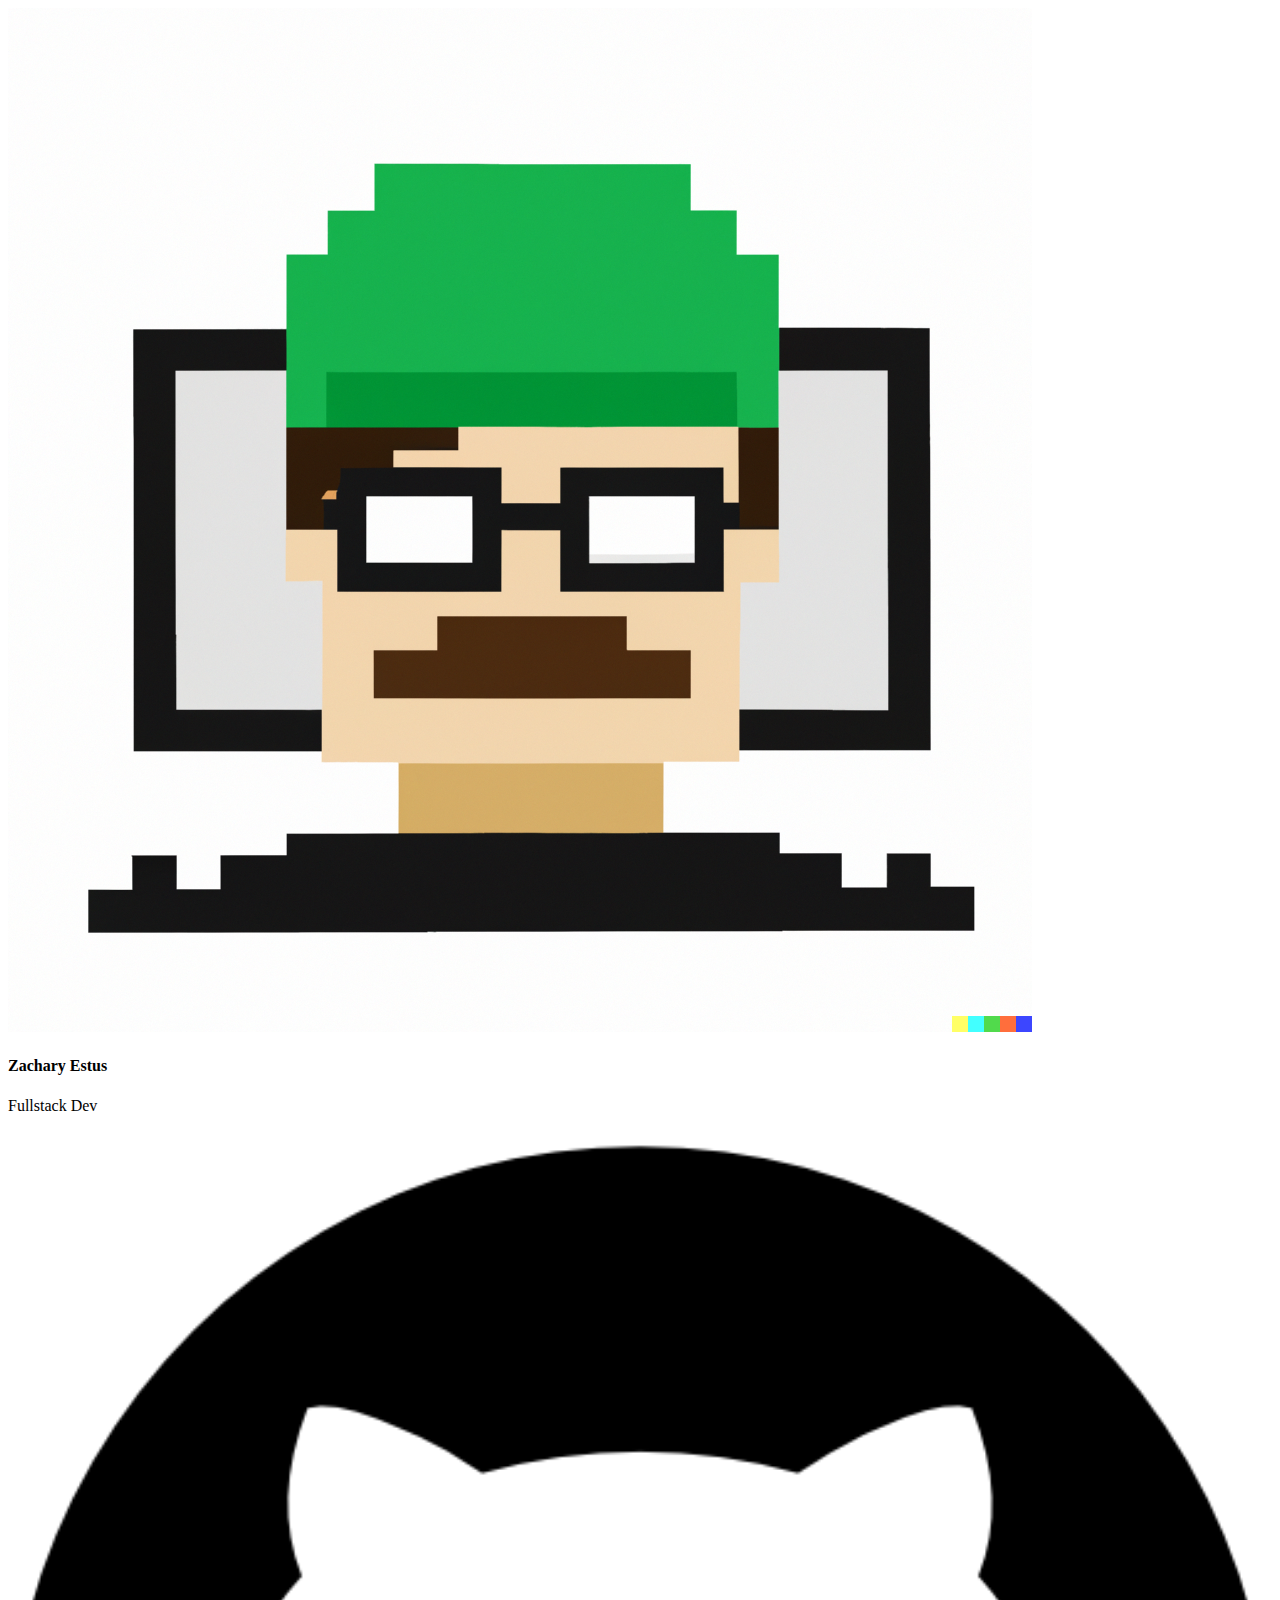
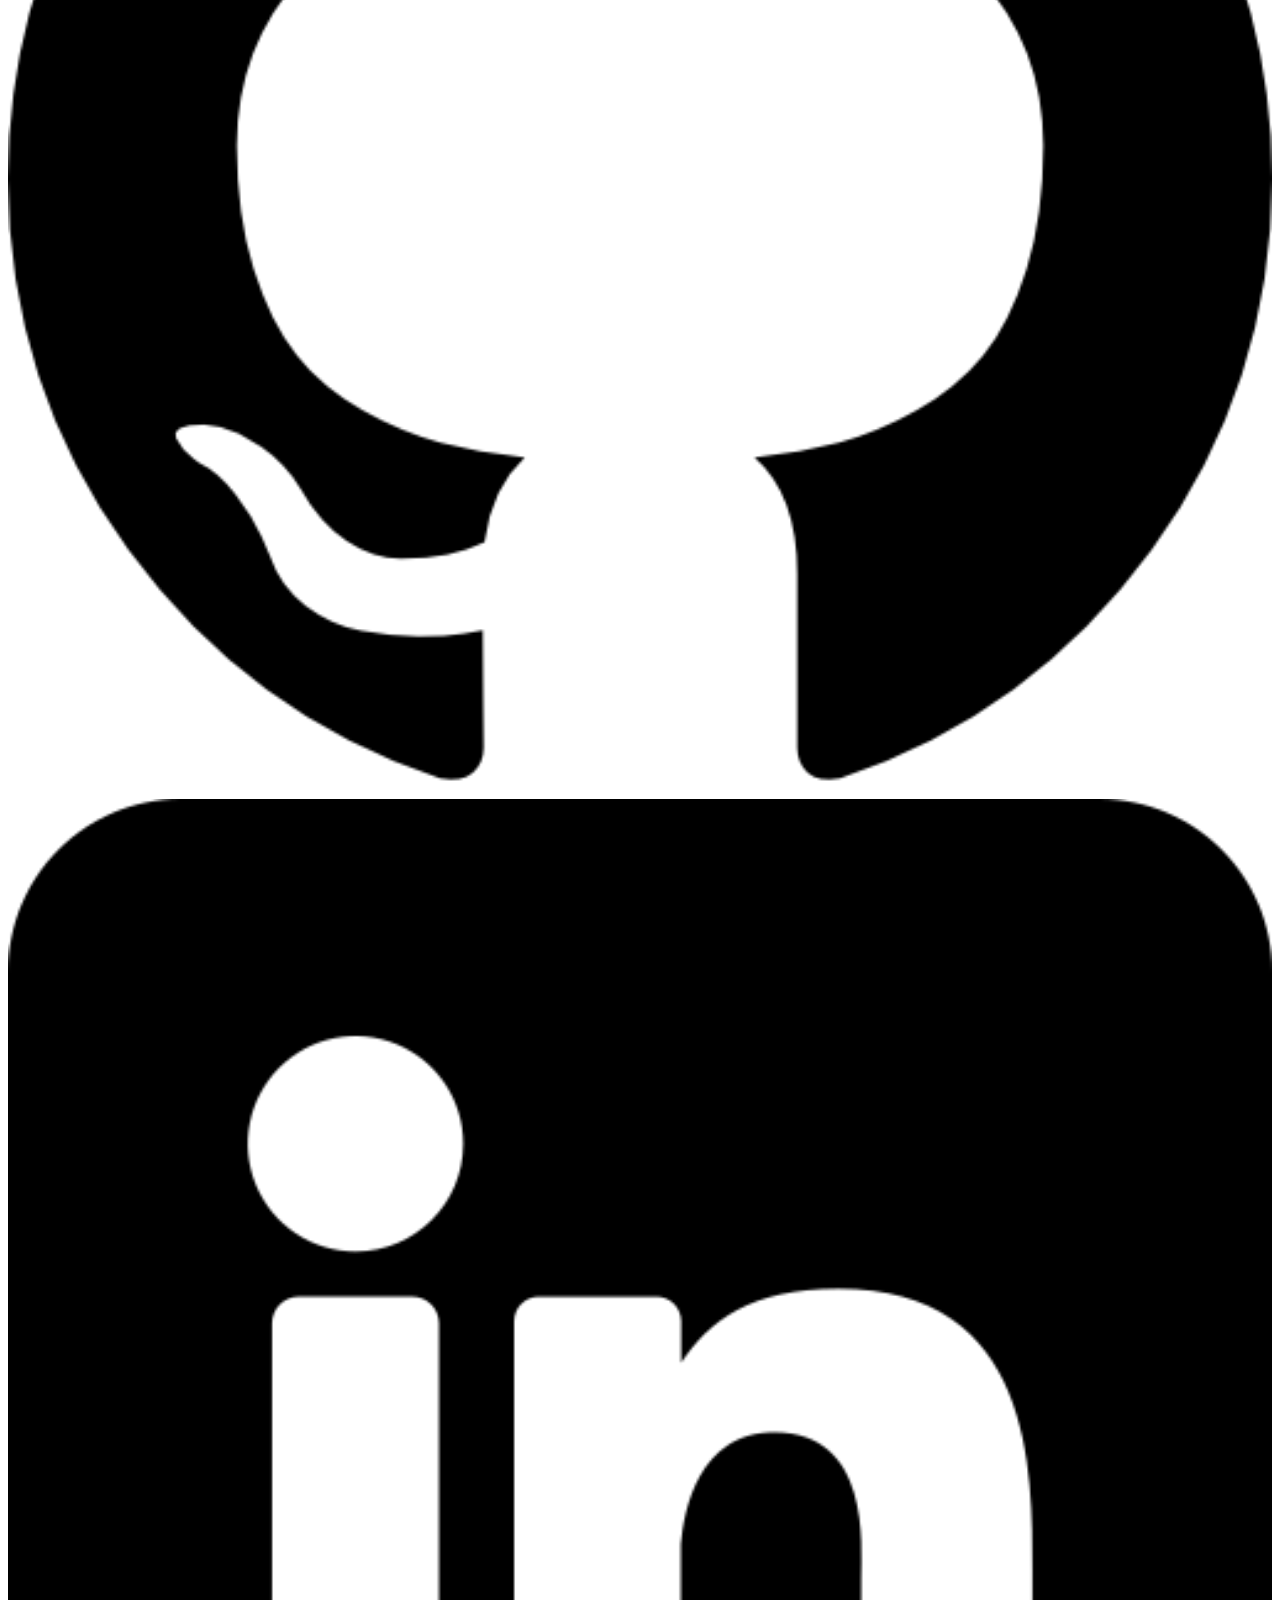
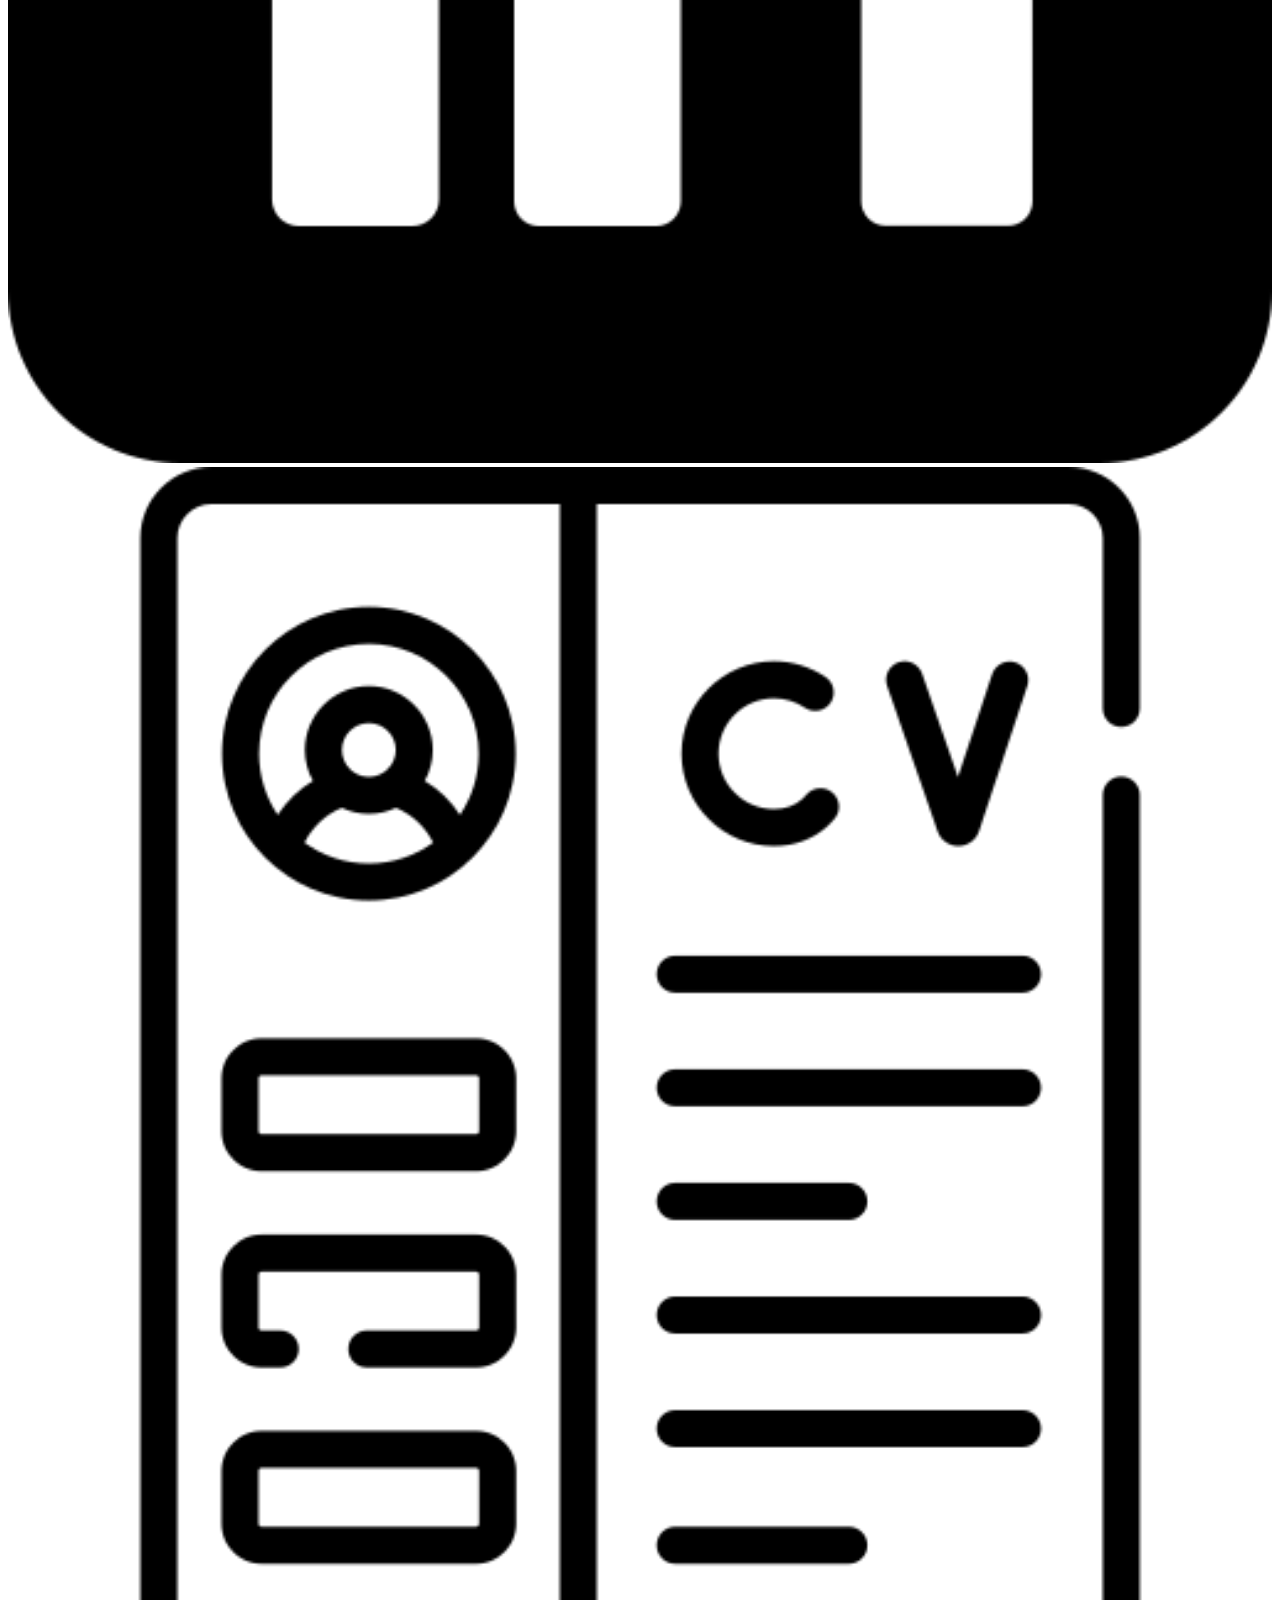
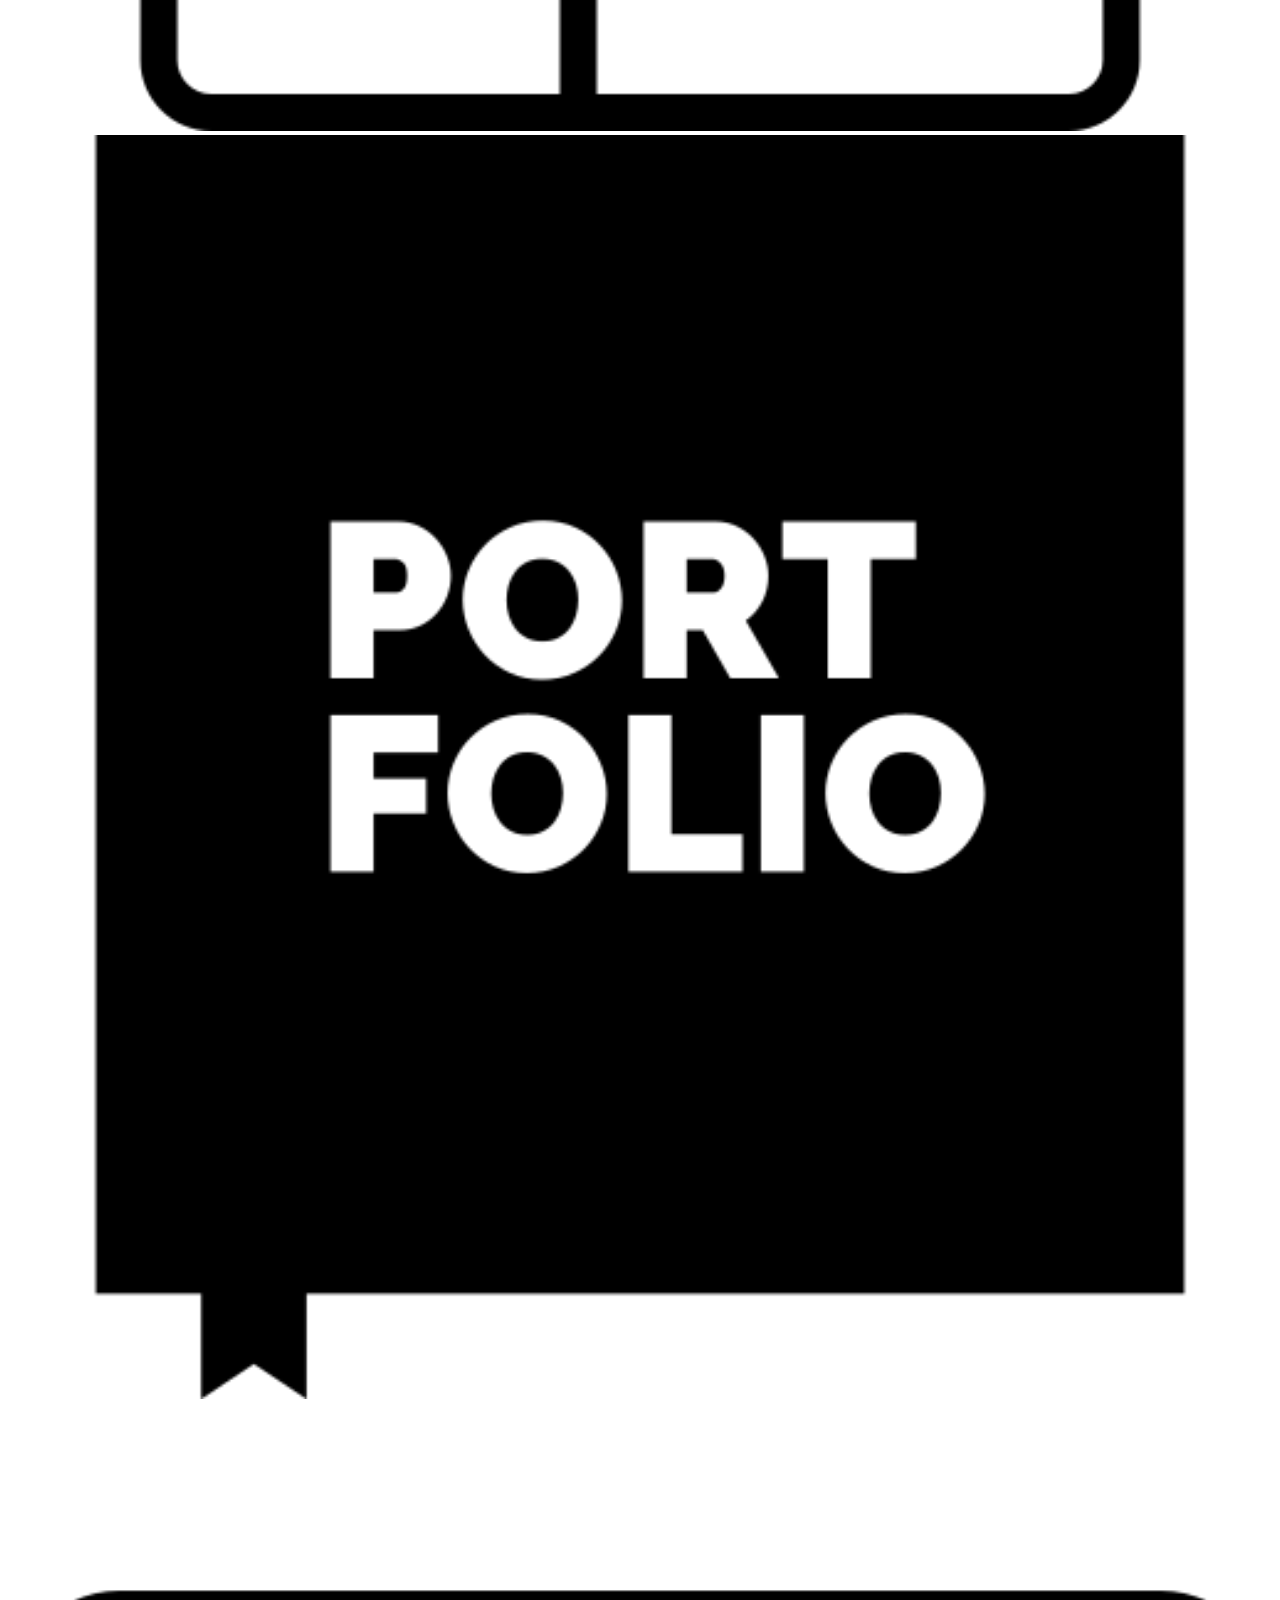
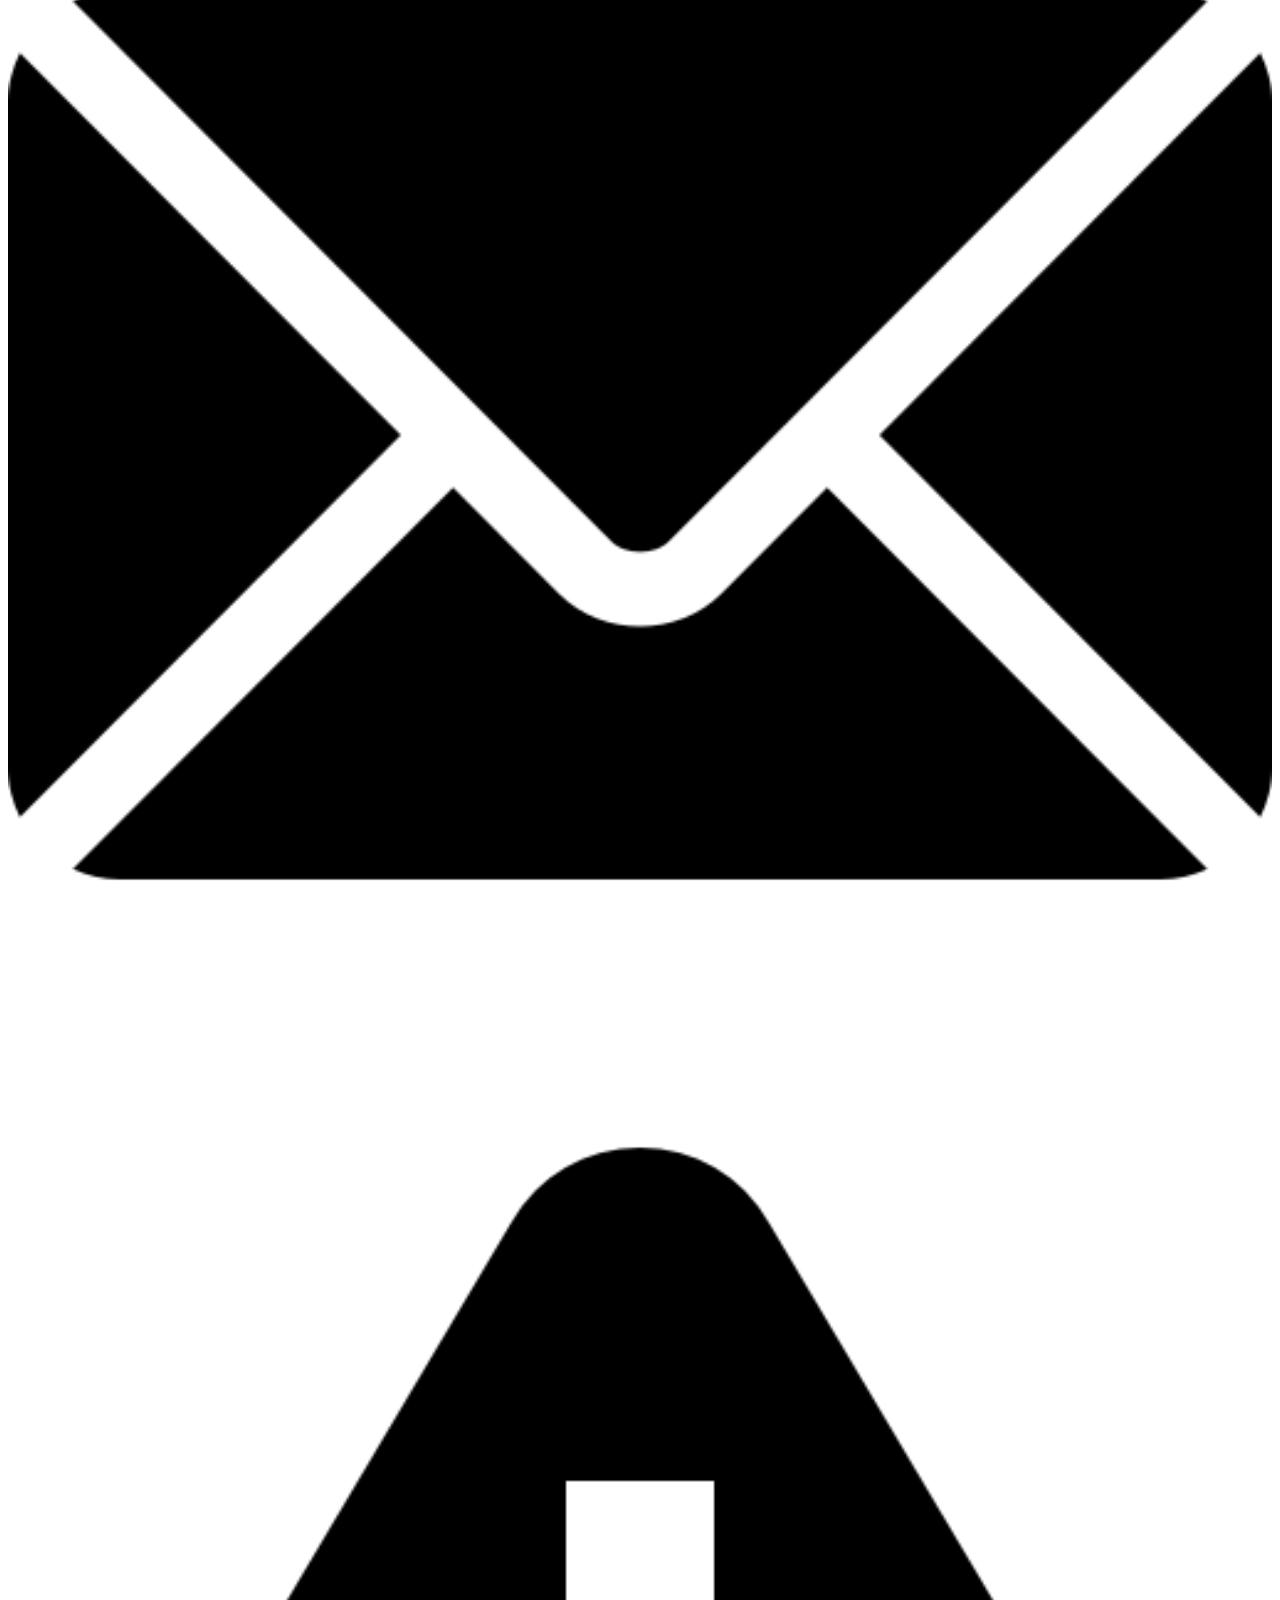
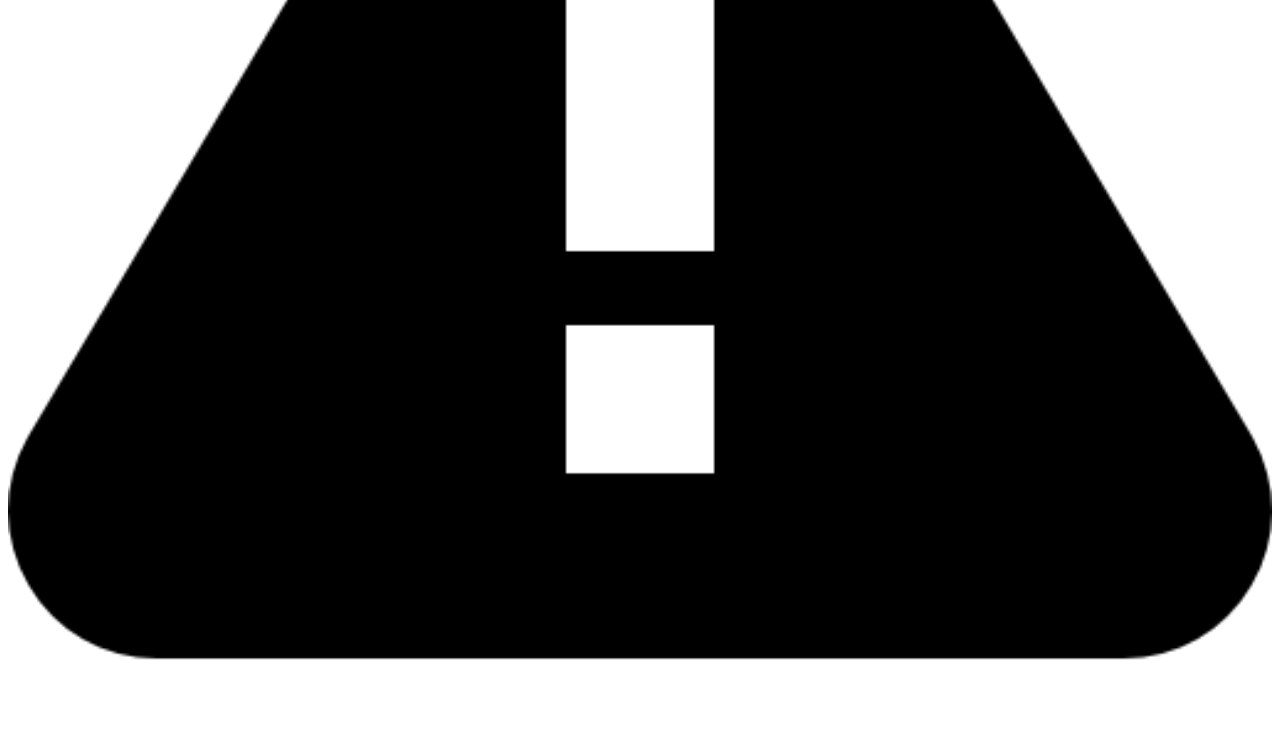
<file: index.html>
<!DOCTYPE html>
<html lang="en">
<head>
    <meta charset="UTF-8">
    <meta http-equiv="X-UA-Compatible" content="IE=edge">
    <meta name="viewport" content="width=device-width, initial-scale=1.0">
    <link href="https://cdn.jsdelivr.net/npm/bootstrap@5.2.1/dist/css/bootstrap.min.css" rel="stylesheet" integrity="sha384-iYQeCzEYFbKjA/T2uDLTpkwGzCiq6soy8tYaI1GyVh/UjpbCx/TYkiZhlZB6+fzT" crossorigin="anonymous">
    <link href="styles.css" rel="stylesheet">
    <title>Contact Card</title>
</head>
<body>
    <div class="container contact-card-wrapper">
        <div class="row">
            <div class="col-12">
                <img 
                    src="Pixel Luigi.png" 
                    alt="Pixelated portait of me" 
                    class="img-fluid mx-auto d-block rounded-circle img-thumbnail w-50 luigi"
                />
                <h4 class="text-center">Zachary Estus</h4>
                <p class="text-center">Fullstack Dev</p>
                <div class="container col-12 mb-5 img-box">   
                    <div class="d-flex row flex-row">
                        <div class="col-4"> 
                            <a href="https://github.com/Zestus01" target="_blank">
                                <img 
                                    class="icon-img" 
                                    src="./icons/githubBlack.png" 
                                    onMouseOver="this.src='./icons/githubBlue.png'" 
                                    onMouseOut="this.src='./icons/githubBlack.png'" 
                                    alt="Github link"
                                />
                            </a> 
                        </div>
                        <div class="col-4">
                            <a href="https://www.google.com/" target="_blank">
                                <img 
                                    class="icon-img" 
                                    src="./icons/linkedinBlack.png" 
                                    onmouseover="this.src='./icons/linkedinBlue.png'" 
                                    onmouseout="this.src='./icons/linkedinBlack.png'" 
                                    alt="Linkedin link"
                                />
                            </a>
                        </div>
                        <div class="col-4">
                            <a 
                                href="https://drive.google.com/file/d/1OrryqaZ1zQZwQifWZVv1VyrAIuwcfArp/view?usp=sharing" 
                                target="_blank"
                            >
                                <img 
                                    class="icon-img" 
                                    src="./icons/cvBlack.png" 
                                    onmouseover="this.src='./icons/cvLines.png'" 
                                    onmouseout="this.src='./icons/cvBlack.png'" 
                                    alt="Resume Link"
                                />
                            </a>    
                        </div>
                        <div class="col-4">
                            <a href="https://zestus01.github.io" target="_blank"> 
                                <img 
                                    class="icon-img" 
                                    src="./icons/portfolioBlack.png" 
                                    onmouseover="this.src='./icons/portfolioColor.png'" 
                                    onmouseout="this.src='./icons/portfolioBlack.png'" 
                                    alt="Portfolio sit"
                                />
                            </a>
                        </div>
                        <div class="col-4">
                            <a href="mailto:zach.estus@gmail.com?subject=Job Opportunity">
                                <img 
                                    class="icon-img" 
                                    src="./icons/emailEnvelope.png" 
                                    onmouseover="this.src='./icons/emailColor.png'" 
                                    onmouseout="this.src='./icons/emailEnvelope.png'" 
                                    alt="Email link"
                                />
                            </a>
                        </div>
                        <div class="col-4">
                            <a href="https://www.youtube.com/watch?v=dQw4w9WgXcQ" target="_blank">
                                <img 
                                    class="icon-img" 
                                    src="./icons/signBlack.png" 
                                    onmouseover="this.src='./icons/signLines.png'" 
                                    onmouseout="this.src='./icons/signBlack.png'" 
                                    alt="IDK what to put here"
                                />
                            </a>
                        </div>
                    </div>
                </div>
            </div>
        </div>
    </div>
    
    <script src="https://cdn.jsdelivr.net/npm/bootstrap@5.2.1/dist/js/bootstrap.bundle.min.js" integrity="sha384-u1OknCvxWvY5kfmNBILK2hRnQC3Pr17a+RTT6rIHI7NnikvbZlHgTPOOmMi466C8" crossorigin="anonymous"></script>
</body>
</html>
</file>
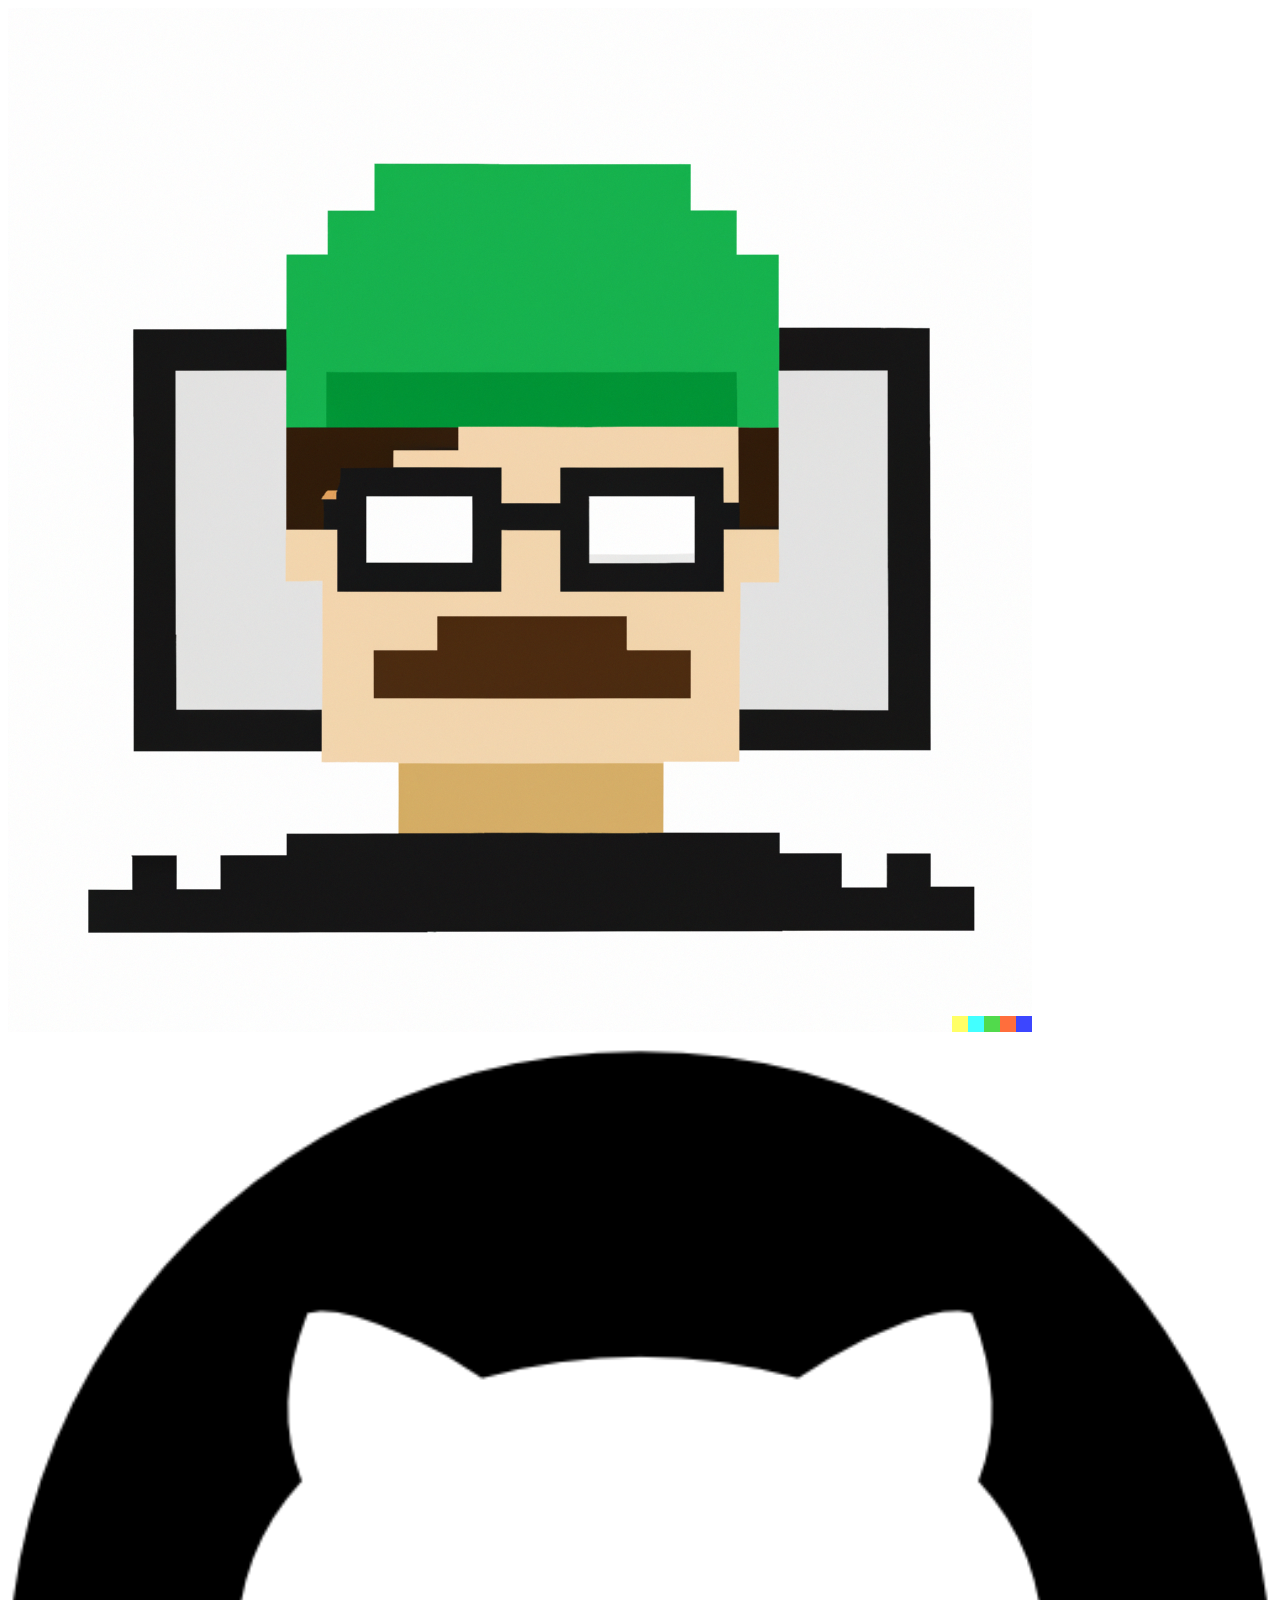
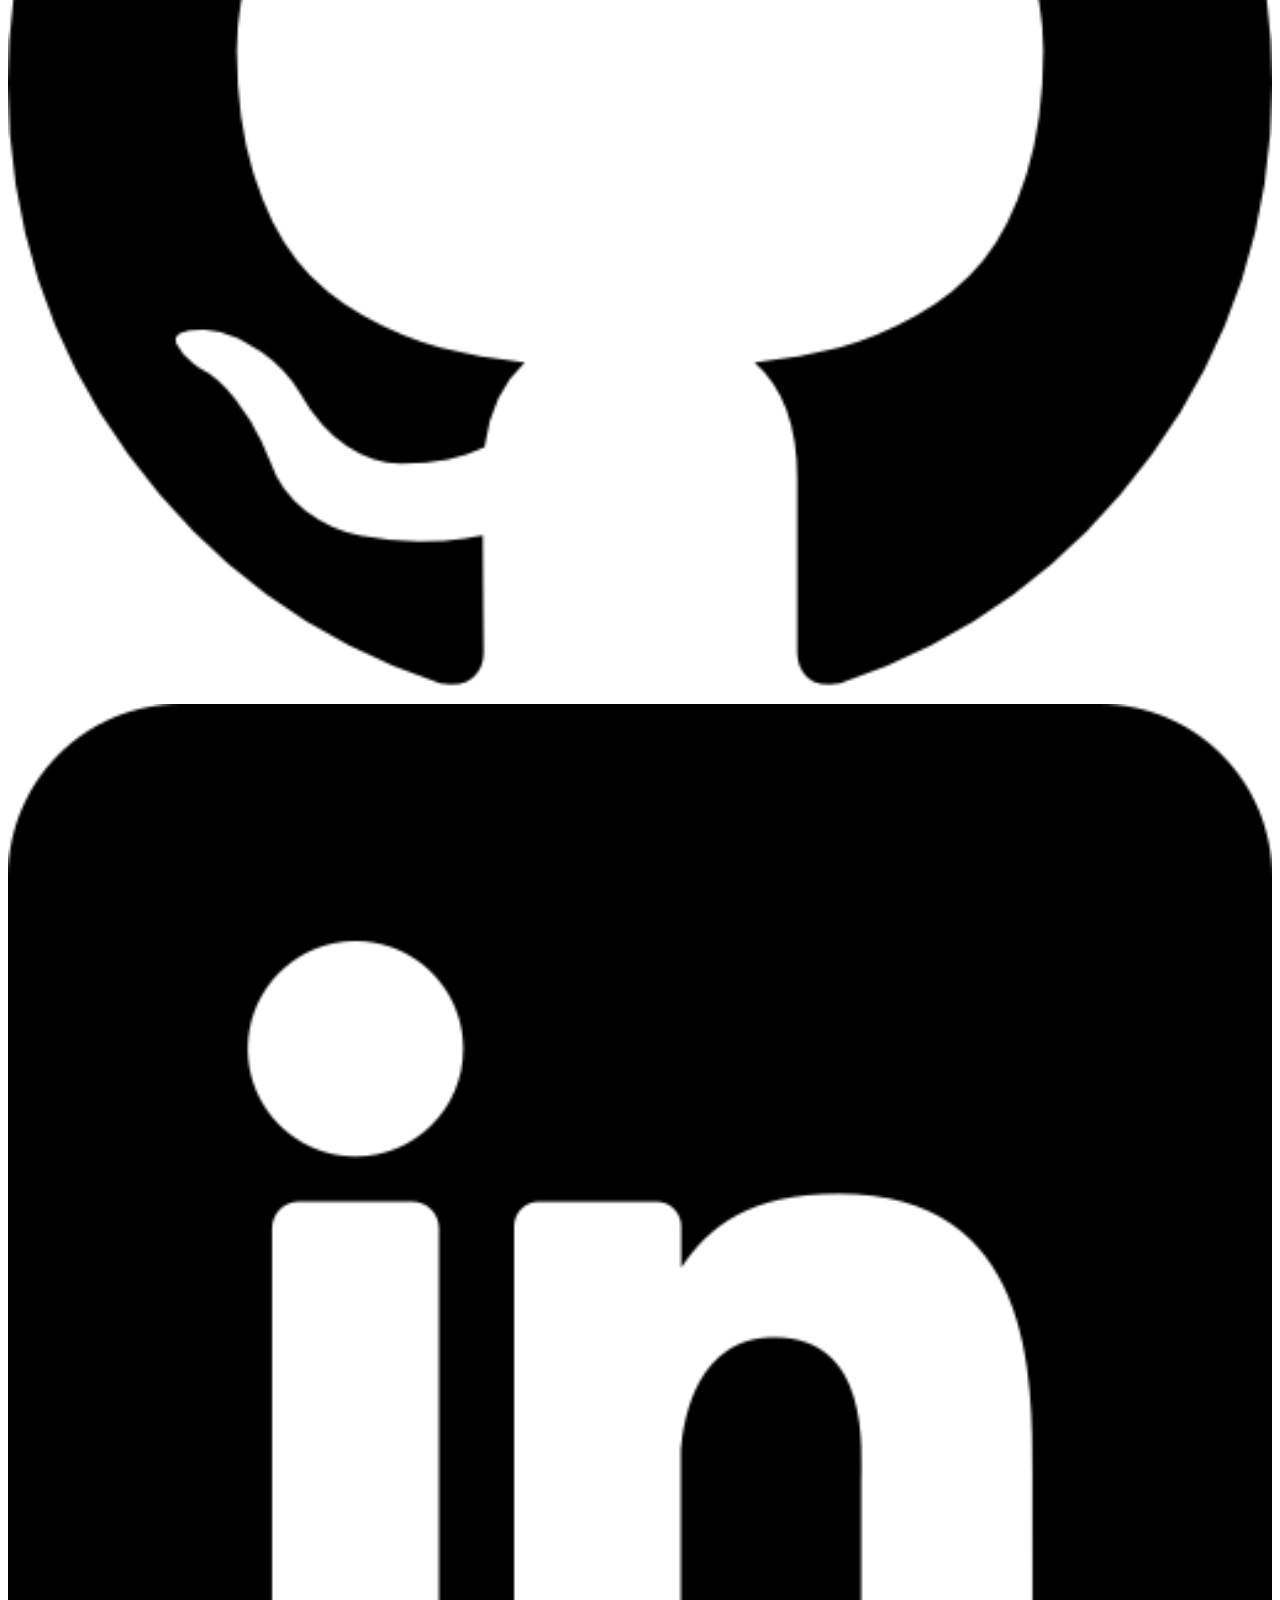
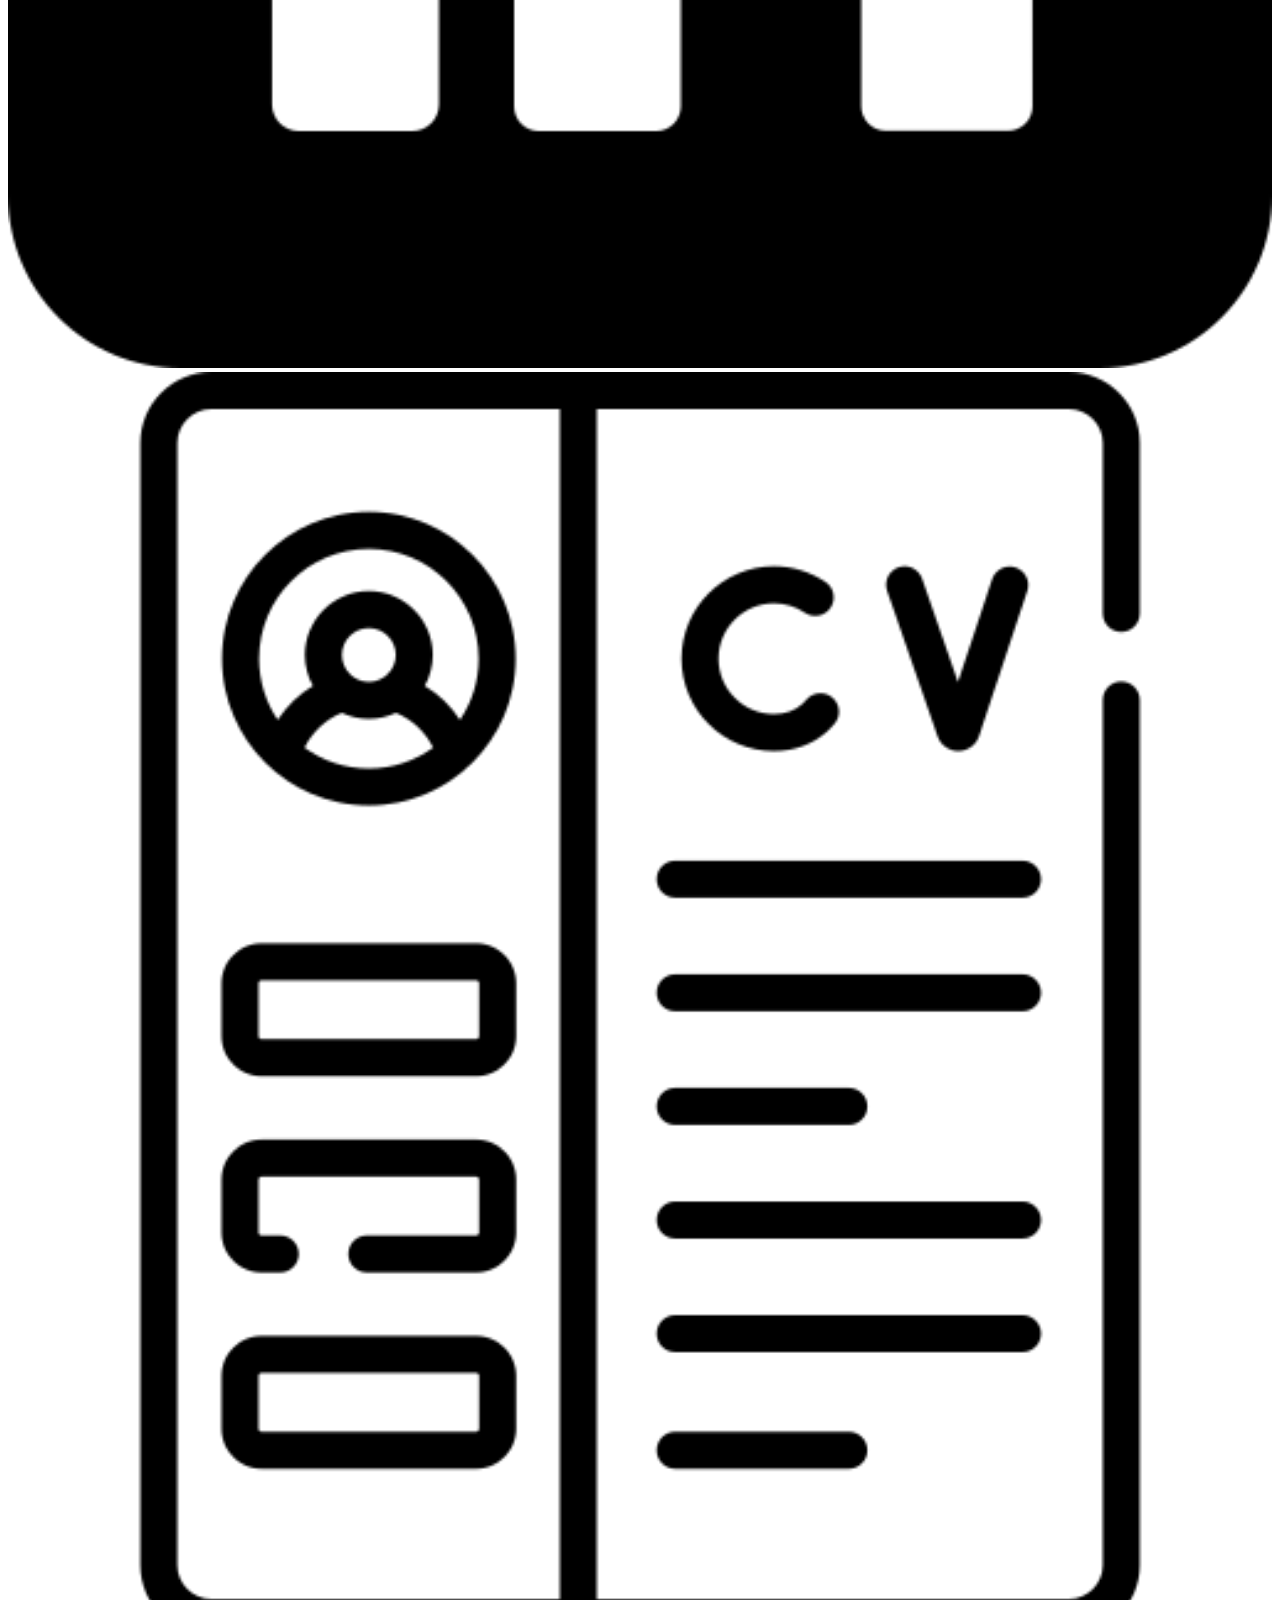
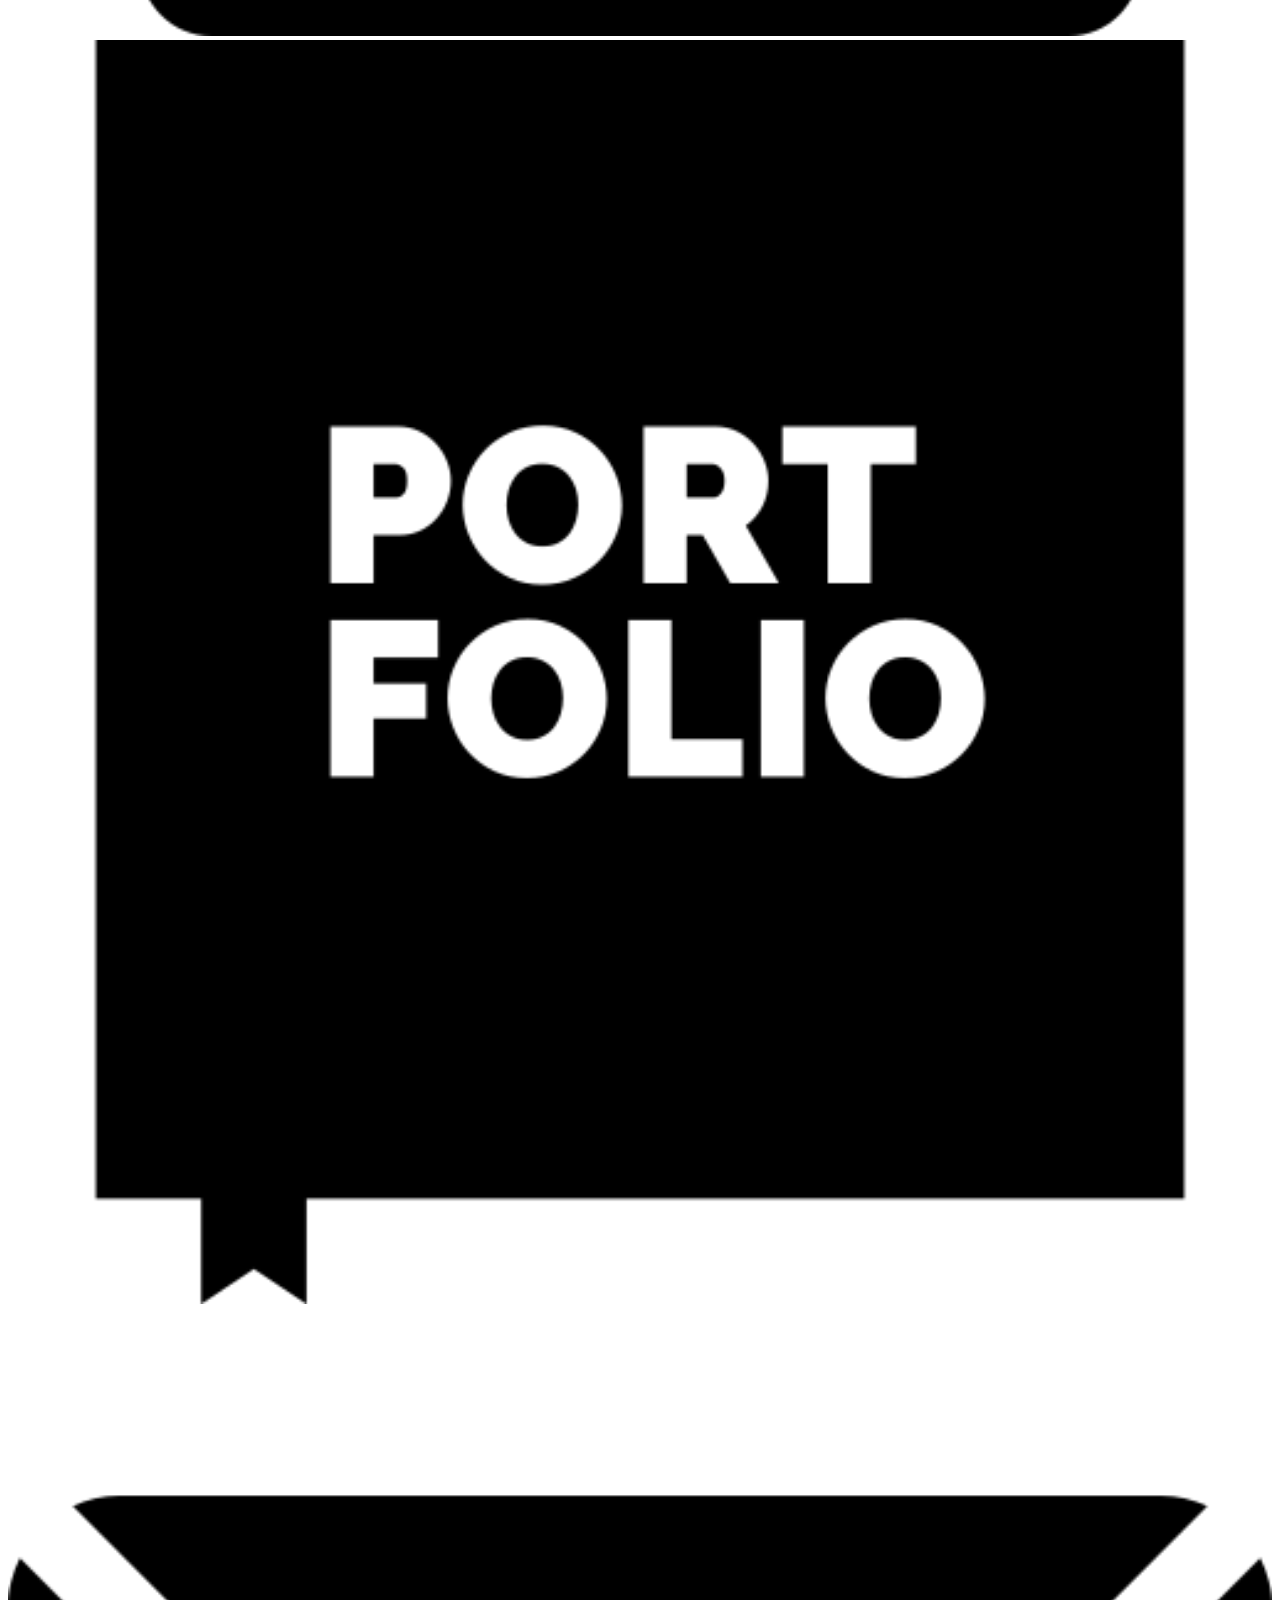
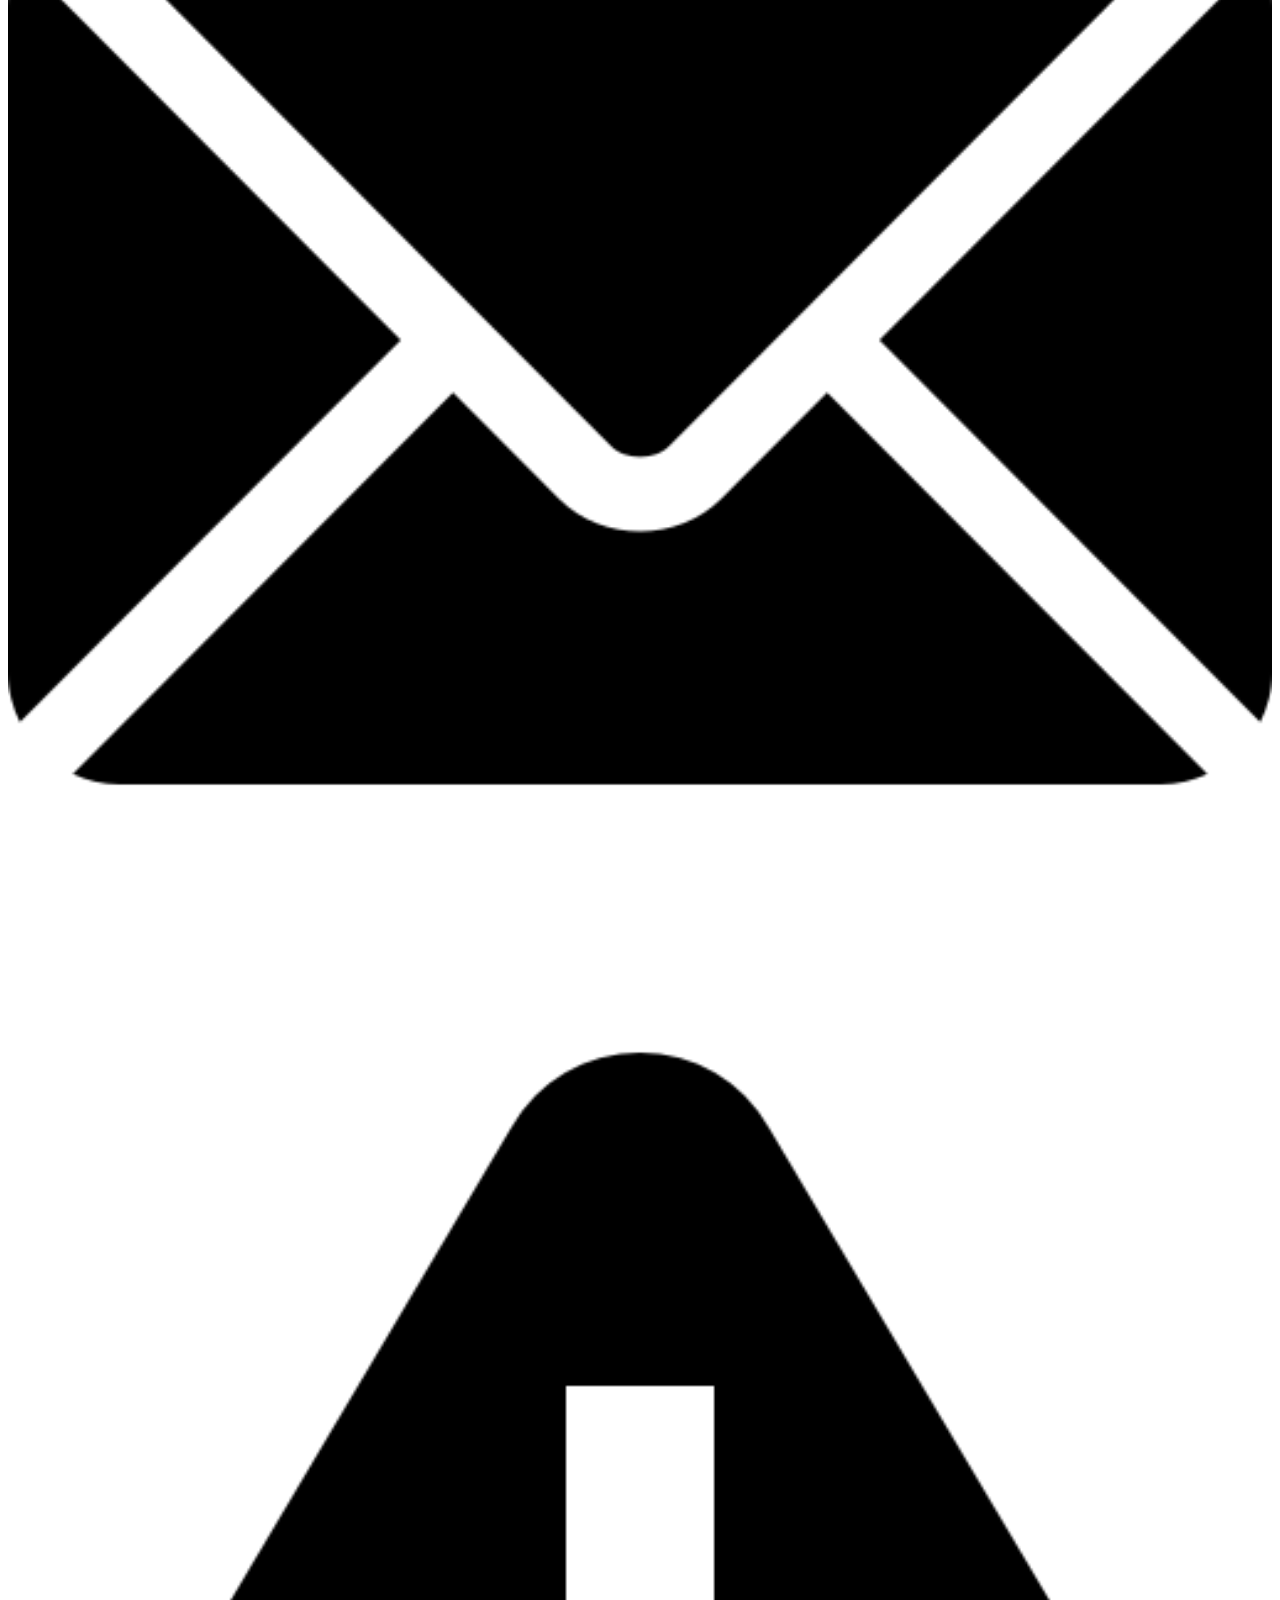
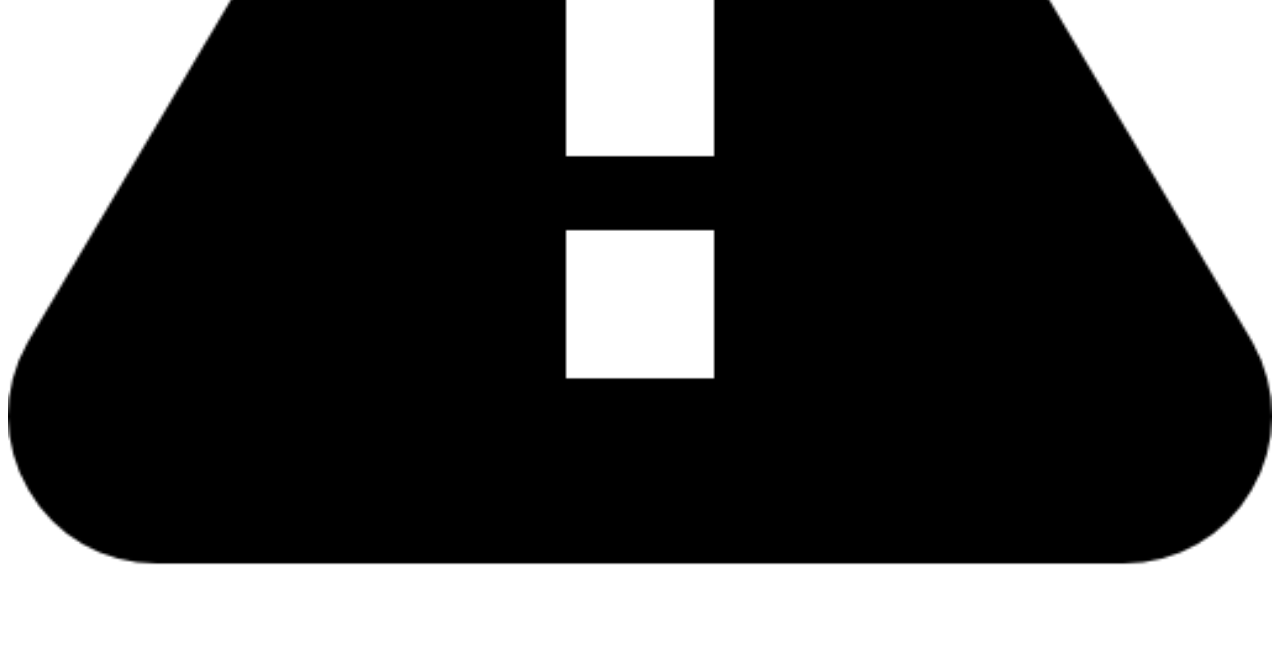
<file: contactCard.html>
<!DOCTYPE html>
<html lang="en">
<head>
    <meta charset="UTF-8">
    <meta http-equiv="X-UA-Compatible" content="IE=edge">
    <meta name="viewport" content="width=device-width, initial-scale=1.0">
    <link href="https://cdn.jsdelivr.net/npm/bootstrap@5.2.1/dist/css/bootstrap.min.css" rel="stylesheet" integrity="sha384-iYQeCzEYFbKjA/T2uDLTpkwGzCiq6soy8tYaI1GyVh/UjpbCx/TYkiZhlZB6+fzT" crossorigin="anonymous">
    <link href="styles.css" rel="stylesheet">
    <title>Contact Card</title>
</head>
<body>
    <div class="container contact-card-wrapper">
        <div class="row">
            <div class="col-12">
                <img 
                    src="Pixel Luigi.png" 
                    alt="Pixelated portait of me" 
                    class="img-fluid mx-auto d-block rounded-circle img-thumbnail"
                />
                <div class="container col-12 mb-3"> 
                    <div class="card border-dark mt-3">   
                        <div class="d-flex row flex-row">
                            <div class="col-4"> 
                                <a href="https://github.com/Zestus01" target="_blank">
                                    <img 
                                        class="icon-img" 
                                        src="/icons/githubBlack.png" 
                                        onMouseOver="this.src='/icons/githubBlue.png'" 
                                        onMouseOut="this.src='/icons/githubBlack.png'" 
                                        alt="Github link"
                                    />
                                </a> 
                            </div>
                            <div class="col-4">
                                <a href="https://www.google.com/" target="_blank">
                                    <img 
                                        class="icon-img" 
                                        src="/icons/linkedinBlack.png" 
                                        onmouseover="this.src='/icons/linkedinBlue.png'" 
                                        onmouseout="this.src='/icons/linkedinBlack.png'" 
                                        alt="Linkedin link"
                                    />
                                </a>
                            </div>
                            <div class="col-4">
                                <a 
                                    href="https://drive.google.com/file/d/1OrryqaZ1zQZwQifWZVv1VyrAIuwcfArp/view?usp=sharing" 
                                    target="_blank"
                                >
                                    <img 
                                        class="icon-img" 
                                        src="/icons/cvBlack.png" 
                                        onmouseover="this.src='/icons/cvLines.png'" 
                                        onmouseout="this.src='/icons/cvBlack.png'" 
                                        alt="Resume Link"
                                    />
                                </a>    
                            </div>
                            <div class="col-4">
                                <a href="https://zestus01.github.io" target="_blank"> 
                                    <img 
                                        class="icon-img" 
                                        src="/icons/portfolioBlack.png" 
                                        onmouseover="this.src='/icons/portfolioColor.png'" 
                                        onmouseout="this.src='/icons/portfolioBlack.png'" 
                                        alt="Portfolio sit"
                                    />
                                </a>
                            </div>
                            <div class="col-4">
                                <a href="mailto:zach.estus@gmail.com">
                                    <img 
                                        class="icon-img" 
                                        src="/icons/emailEnvelope.png" 
                                        onmouseover="this.src='/icons/emailColor.png'" 
                                        onmouseout="this.src='/icons/emailEnvelope.png'" 
                                        alt="Email link"
                                    />
                                </a>
                            </div>
                            <div class="col-4">
                                <a href="https://www.youtube.com/watch?v=dQw4w9WgXcQ" target="_blank">
                                    <img 
                                        class="icon-img" 
                                        src="/icons/signBlack.png" 
                                        onmouseover="this.src='/icons/signLines.png'" 
                                        onmouseout="this.src='/icons/signBlack.png'" 
                                        alt="IDK what to put here"
                                    />
                                </a>
                            </div>
                        </div>
                    </div>
                </div>
            </div>
        </div>
    </div>
    
    <script src="https://cdn.jsdelivr.net/npm/bootstrap@5.2.1/dist/js/bootstrap.bundle.min.js" integrity="sha384-u1OknCvxWvY5kfmNBILK2hRnQC3Pr17a+RTT6rIHI7NnikvbZlHgTPOOmMi466C8" crossorigin="anonymous"></script>
</body>
</html>
</file>
<file: styles.css>
.icon-img{
    width: 100%;
}
</file>
